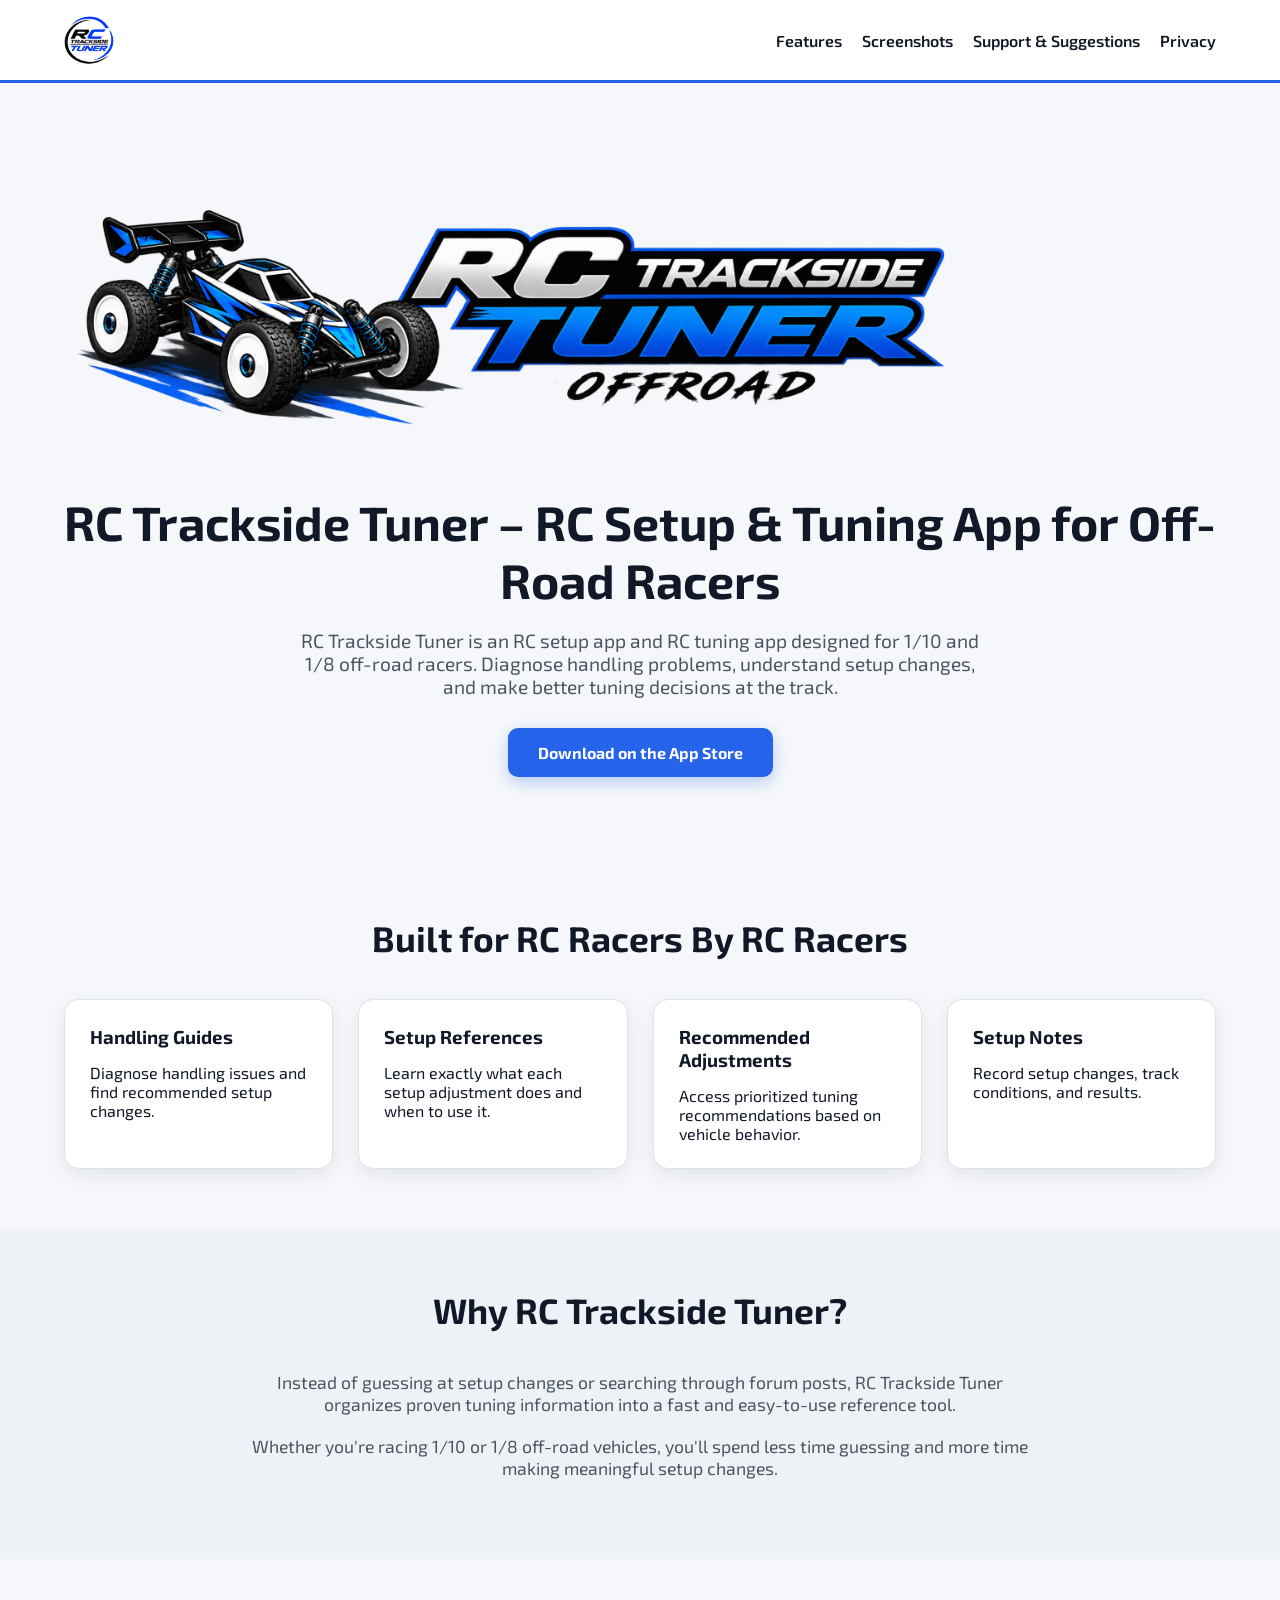
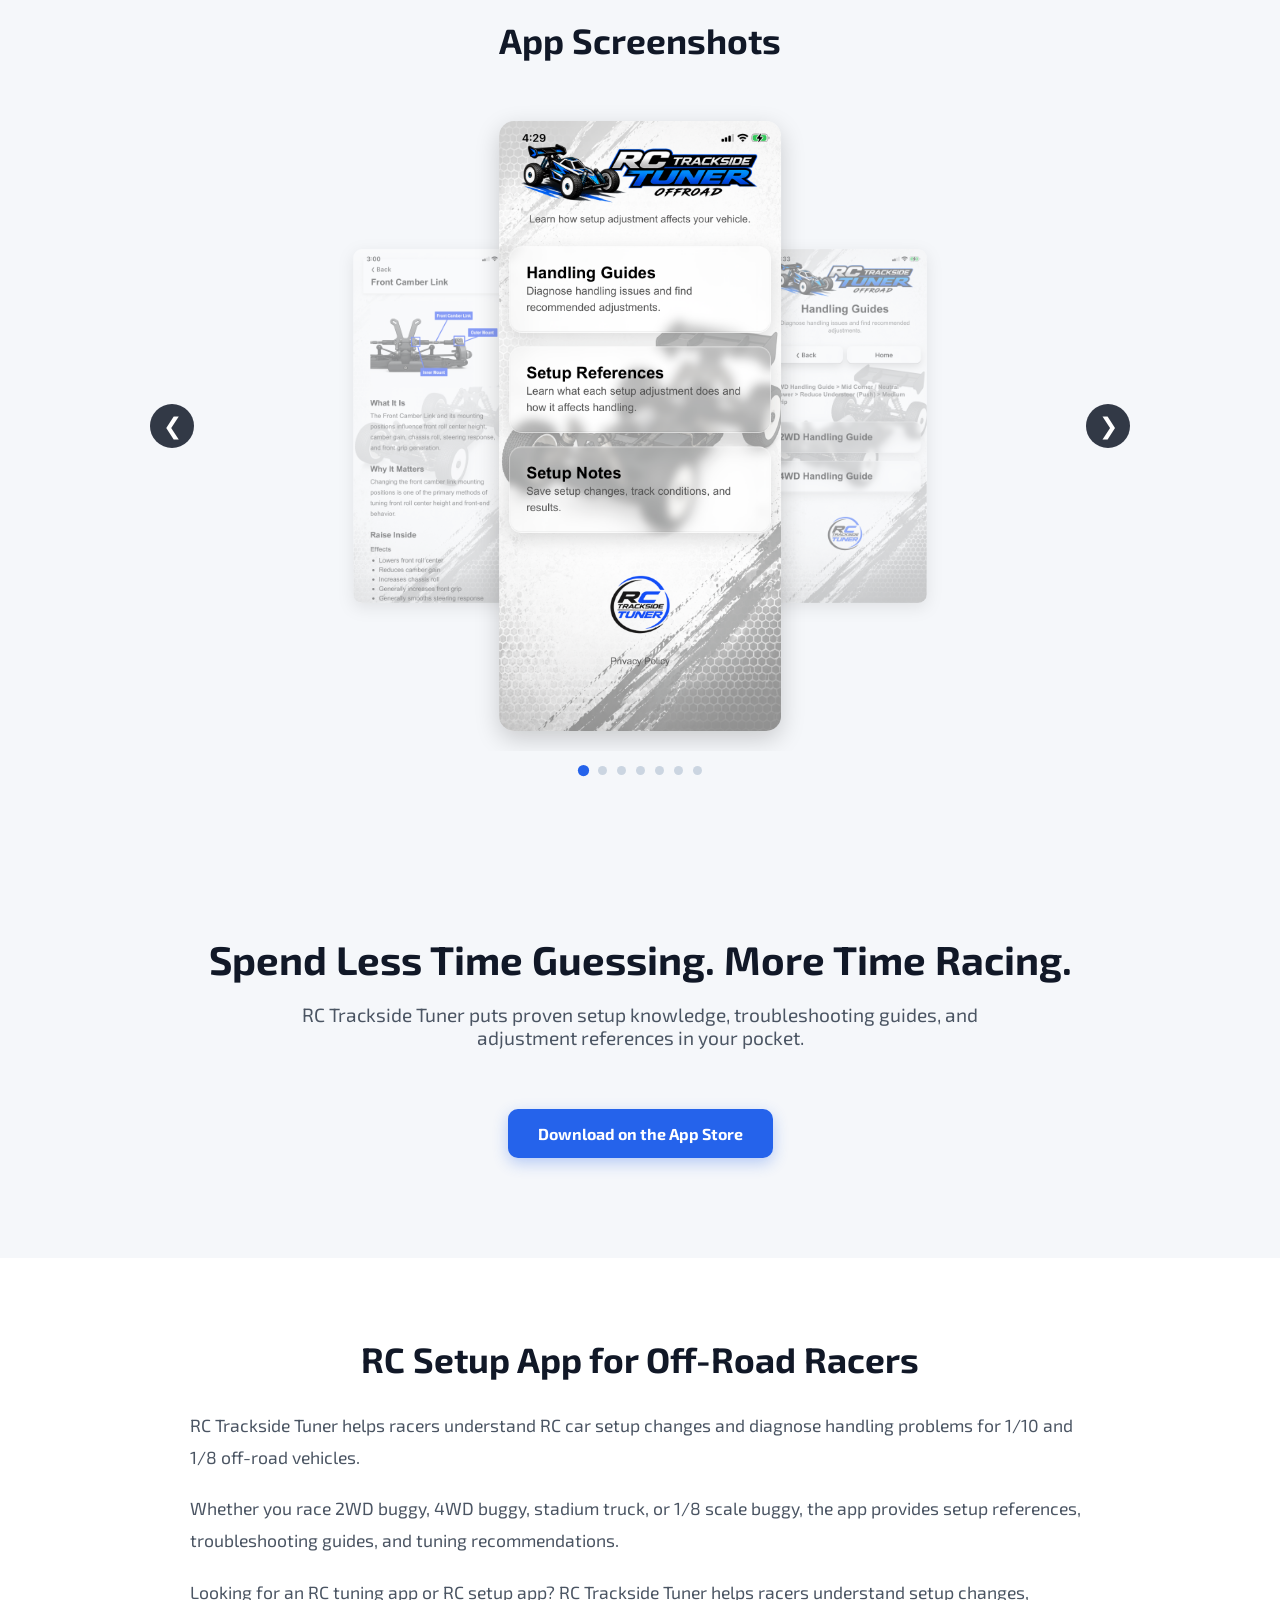
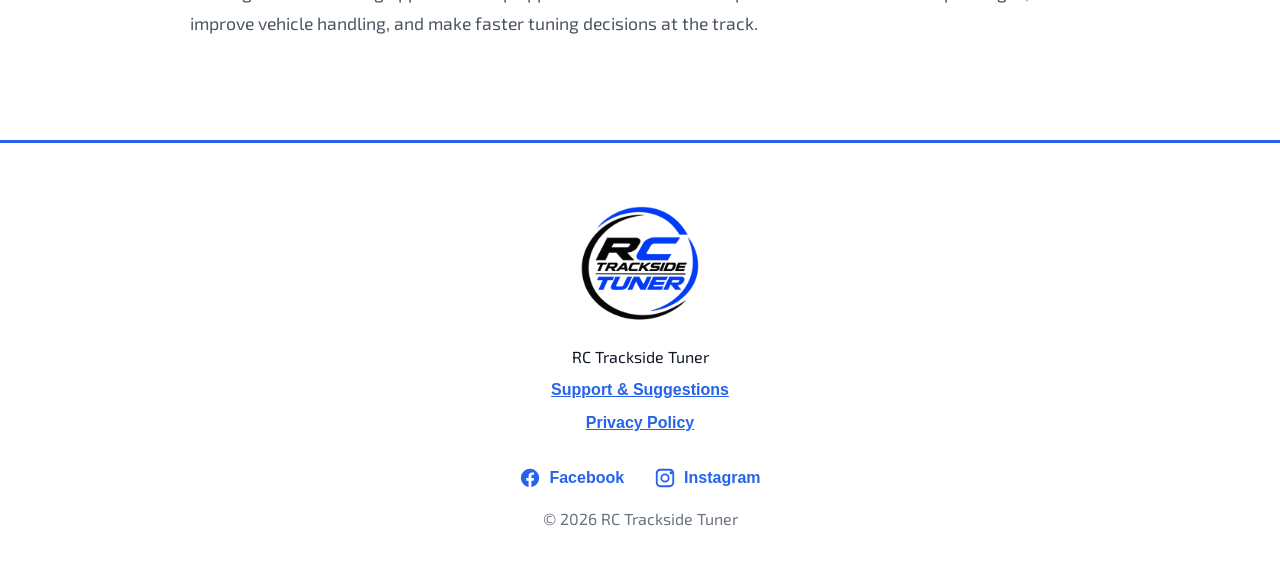
<file: index.html>
<!DOCTYPE html>
<html lang="en">
<head>
<meta charset="UTF-8">
<meta name="viewport" content="width=device-width, initial-scale=1.0">
<meta name="apple-itunes-app" content="app-id=6809012460">

<title>RC Trackside Tuner - RC Setup App & RC Tuning App for Off-Road Racers</title>

<meta name="description"
content="RC Trackside Tuner helps 1/10 and 1/8 off-road RC racers diagnose handling problems, understand setup changes, and make better tuning decisions at the track.">

<meta name="robots" content="index, follow">

<link rel="canonical" href="https://rctracksidetuner.com/">

<link rel="stylesheet" href="style.css">

<link rel="icon" type="image/png" href="images/TTemblem2.png">

<meta property="og:type" content="website">
<meta property="og:title" content="RC Trackside Tuner | RC Setup & Tuning Assistant">
<meta property="og:description"
content="Diagnose RC buggy handling problems, understand setup changes, and make better tuning decisions at the track.">
<meta property="og:url" content="https://rctracksidetuner.com/">
<meta property="og:image" content="https://rctracksidetuner.com/images/TTemblem.png">
<meta property="og:site_name" content="RC Trackside Tuner">

<meta name="twitter:card" content="summary_large_image">
<meta name="twitter:title" content="RC Trackside Tuner | RC Setup & Tuning Assistant">
<meta name="twitter:description"
content="Diagnose RC buggy handling problems, understand setup changes, and make better tuning decisions at the track.">
<meta name="twitter:image" content="https://rctracksidetuner.com/images/TTemblem.png">

<script type="application/ld+json">
{
  "@context": "https://schema.org",
  "@type": "SoftwareApplication",
  "name": "RC Trackside Tuner",
  "applicationCategory": "SportsApplication",
  "operatingSystem": "iOS, Android",
  "description": "A trackside tuning and troubleshooting tool for 1/10 and 1/8 scale off-road RC buggies.",
  "url": "https://rctracksidetuner.com/",
  "downloadUrl": "https://apps.apple.com/us/app/rc-trackside-tuner/id6809012460",
  "image": "https://rctracksidetuner.com/images/TTemblem.png"
}
</script>

</head>

<body>

<nav>
    <div class="container nav-container">
        <a href="index.html" class="nav-brand">
            <img src="images/TTemblem2.png"
                 class="nav-logo"
                 alt="RC Trackside Tuner">
        </a>
        <button class="menu-toggle"
                aria-label="Open navigation menu"
                aria-expanded="false">
            ☰
        </button>
        <div class="nav-links">
            <a href="index.html#features">Features</a>
            <a href="index.html#screenshots">Screenshots</a>
            <a href="support.html">Support & Suggestions</a>
            <a href="privacy.html">Privacy</a>
        </div>
    </div>
</nav>

<header class="hero">

    <div class="container">

        <img
            src="images/TTemblem.png"
            class="hero-logo hero-logo-desktop"
            alt="RC Trackside Tuner logo">

        <img
            src="images/TTemblemmobile.png"
            class="hero-logo hero-logo-mobile"
            alt="RC Trackside Tuner logo">

        <h1>RC Trackside Tuner – RC Setup & Tuning App for Off-Road Racers</h1>

        <p class="hero-text">
            RC Trackside Tuner is an RC setup app and RC tuning app
            designed for 1/10 and 1/8 off-road racers. Diagnose
            handling problems, understand setup changes, and make
            better tuning decisions at the track.
        </p>

        <a href="https://apps.apple.com/us/app/rc-trackside-tuner/id6809012460"
            class="download-btn"
            target="_blank"
            rel="noopener">
                Download on the App Store
        </a>

    </div>

</header>

<section id="features">

    <div class="container">

        <h2>Built for RC Racers By RC Racers</h2>

        <div class="feature-grid">

            <div class="feature-card">
                <h3>Handling Guides</h3>
                <p>
                    Diagnose handling issues and find recommended setup changes.
                </p>
            </div>

            <div class="feature-card">
                <h3>Setup References</h3>
                <p>
                    Learn exactly what each setup adjustment does and when to use it.
                </p>
            </div>

            <div class="feature-card">
                <h3>Recommended Adjustments</h3>
                <p>
                    Access prioritized tuning recommendations based on vehicle behavior.
                </p>
            </div>

            <div class="feature-card">
                <h3>Setup Notes</h3>
                <p>
                    Record setup changes, track conditions, and results.
                </p>
            </div>

        </div>

    </div>

</section>

<section class="why">

    <div class="container">

        <h2>Why RC Trackside Tuner?</h2>

        <p>
            Instead of guessing at setup changes or searching through
            forum posts, RC Trackside Tuner organizes proven tuning
            information into a fast and easy-to-use reference tool.
        </p>

        <p>
            Whether you're racing 1/10 or 1/8 off-road vehicles,
            you'll spend less time guessing and more time making
            meaningful setup changes.
        </p>

    </div>

</section>

<section id="screenshots">

    <div class="container">

        <h2>App Screenshots</h2>

        <div class="screenshot-carousel">

            <button class="carousel-arrow carousel-prev" aria-label="Previous screenshot">
                &#10094;
            </button>

            <div class="carousel-track">

                <div class="screenshot-slide active">
                    <img src="images/home.png" alt="RC Trackside Tuner home screen">
                </div>

                <div class="screenshot-slide">
                    <img src="images/2_4WDsection.png" alt="RC Trackside Tuner handling guide selection">
                </div>

                <div class="screenshot-slide">
                    <img src="images/trackarea.png" alt="RC Trackside Tuner track area selection">
                </div>

                <div class="screenshot-slide">
                    <img src="images/over_understeer.png" alt="RC Trackside Tuner handling recommendations">
                </div>

                <div class="screenshot-slide">
                    <img src="images/setupnotes.png" alt="RC Trackside Tuner setup notes">
                </div>

                <div class="screenshot-slide">
                    <img src="images/setupreferences.png" alt="RC Trackside Tuner setup references">
                </div>

                <div class="screenshot-slide">
                    <img src="images/camberlink.png" alt="RC Trackside Tuner camber link">
                </div>

            </div>

            <button class="carousel-arrow carousel-next" aria-label="Next screenshot">
                &#10095;
            </button>

        </div>

        <div class="carousel-dots">
            <button class="carousel-dot active" aria-label="Show screenshot 1"></button>
            <button class="carousel-dot" aria-label="Show screenshot 2"></button>
            <button class="carousel-dot" aria-label="Show screenshot 3"></button>
            <button class="carousel-dot" aria-label="Show screenshot 4"></button>
            <button class="carousel-dot" aria-label="Show screenshot 5"></button>
            <button class="carousel-dot" aria-label="Show screenshot 6"></button>
            <button class="carousel-dot" aria-label="Show screenshot 7"></button>
        </div>

    </div>

</section>

<section class="cta">

    <div class="container">

        <h2>Spend Less Time Guessing. More Time Racing.</h2>

        <p>
            RC Trackside Tuner puts proven setup knowledge,
            troubleshooting guides, and adjustment references
            in your pocket.
        </p>

       <a href="https://apps.apple.com/us/app/rc-trackside-tuner/id6809012460"
            class="download-btn"
            target="_blank"
            rel="noopener">
                Download on the App Store
        </a>

    </div>

</section>

<section class="seo-content">
    <div class="container">

        <h2>RC Setup App for Off-Road Racers</h2>

        <p>
             RC Trackside Tuner helps racers understand RC car setup changes and diagnose handling problems for 1/10 and 1/8 off-road vehicles.
        </p>

        <p>
             Whether you race 2WD buggy, 4WD buggy, stadium truck, or 1/8 scale buggy, the app provides setup references, troubleshooting guides, and tuning recommendations.
        </p>

        <p>
             Looking for an RC tuning app or RC setup app? RC Trackside Tuner helps racers understand setup changes, improve vehicle handling, and make faster tuning decisions at the track.
        </p>

    </div>
</section>

<footer>

    <img src="images/TTemblem2.png" class="footer-logo">

    <p>RC Trackside Tuner</p>

    <a href="support.html">Support & Suggestions</a>

    <a href="privacy.html">Privacy Policy</a>

    <div class="social-links">

        <a href="https://www.facebook.com/profile.php?id=61595097864533"
        target="_blank"
        rel="noopener"
        aria-label="Follow RC Trackside Tuner on Facebook">

            <svg xmlns="http://www.w3.org/2000/svg"
                viewBox="0 0 24 24"
                fill="currentColor"
                class="social-icon">
                <path d="M22 12a10 10 0 1 0-11.56 9.88v-6.99H7.9V12h2.54V9.8c0-2.5 1.49-3.89 3.77-3.89 1.09 0 2.23.19 2.23.19v2.46h-1.26c-1.24 0-1.63.77-1.63 1.56V12h2.78l-.44 2.89h-2.34v6.99A10 10 0 0 0 22 12z"/>
            </svg>

            Facebook

        </a>

        <a href="https://www.instagram.com/rctracksidetuner/?hl=en"
        target="_blank"
        rel="noopener"
        aria-label="Follow RC Trackside Tuner on Instagram">

            <svg xmlns="http://www.w3.org/2000/svg"
                viewBox="0 0 24 24"
                fill="currentColor"
                class="social-icon">
                <path d="M7 2C4.24 2 2 4.24 2 7v10c0 2.76 2.24 5 5 5h10c2.76 0 5-2.24 5-5V7c0-2.76-2.24-5-5-5H7zm0 2h10c1.66 0 3 1.34 3 3v10c0 1.66-1.34 3-3 3H7c-1.66 0-3-1.34-3-3V7c0-1.66 1.34-3 3-3zm11.5 1a1.5 1.5 0 1 0 0 3 1.5 1.5 0 0 0 0-3zM12 7a5 5 0 1 0 0 10 5 5 0 0 0 0-10zm0 2a3 3 0 1 1 0 6 3 3 0 0 1 0-6z"/>
            </svg>

            Instagram

        </a>

    </div>

    <p class="copyright">
        © 2026 RC Trackside Tuner
    </p>

</footer>

<script>

const slides = document.querySelectorAll(".screenshot-slide");
const dots = document.querySelectorAll(".carousel-dot");
const previousButton = document.querySelector(".carousel-prev");
const nextButton = document.querySelector(".carousel-next");

let currentSlide = 0;

function updateCarousel() {

    slides.forEach((slide, index) => {

        slide.classList.remove("active", "prev", "next");

        if (index === currentSlide) {
            slide.classList.add("active");
        }

        else if (
            index ===
            (currentSlide - 1 + slides.length) % slides.length
        ) {
            slide.classList.add("prev");
        }

        else if (
            index ===
            (currentSlide + 1) % slides.length
        ) {
            slide.classList.add("next");
        }

    });

    dots.forEach((dot, index) => {
        dot.classList.toggle(
            "active",
            index === currentSlide
        );
    });

}

function goToSlide(index) {

    currentSlide =
        (index + slides.length) % slides.length;

    updateCarousel();

}

previousButton.addEventListener("click", () => {

    goToSlide(currentSlide - 1);

});

nextButton.addEventListener("click", () => {

    goToSlide(currentSlide + 1);

});

dots.forEach((dot, index) => {

    dot.addEventListener("click", () => {

        goToSlide(index);

    });

});

/* ==========================================================
   Touch Swipe
========================================================== */

let touchStartX = 0;
let touchEndX = 0;

const carousel = document.querySelector(".carousel-track");

carousel.addEventListener(
    "touchstart",
    (event) => {

        touchStartX =
            event.changedTouches[0].screenX;

    },
    { passive: true }
);

carousel.addEventListener(
    "touchend",
    (event) => {

        touchEndX =
            event.changedTouches[0].screenX;

        const swipeDistance =
            touchEndX - touchStartX;

        if (Math.abs(swipeDistance) < 50) {
            return;
        }

        if (swipeDistance < 0) {
            goToSlide(currentSlide + 1);
        }
        else {
            goToSlide(currentSlide - 1);
        }

    },
    { passive: true }
);

updateCarousel();

</script>

<script>

const menuToggle = document.querySelector(".menu-toggle");
const navLinks = document.querySelector(".nav-links");

menuToggle.addEventListener("click", () => {

    const isOpen = navLinks.classList.toggle("open");

    menuToggle.setAttribute(
        "aria-expanded",
        isOpen
    );

    menuToggle.setAttribute(
        "aria-label",
        isOpen
            ? "Close navigation menu"
            : "Open navigation menu"
    );

});

navLinks.querySelectorAll("a").forEach(link => {

    link.addEventListener("click", () => {

        navLinks.classList.remove("open");

        menuToggle.setAttribute(
            "aria-expanded",
            "false"
        );

        menuToggle.setAttribute(
            "aria-label",
            "Open navigation menu"
        );

    });

});

</script>

</body>
</html>
</file>
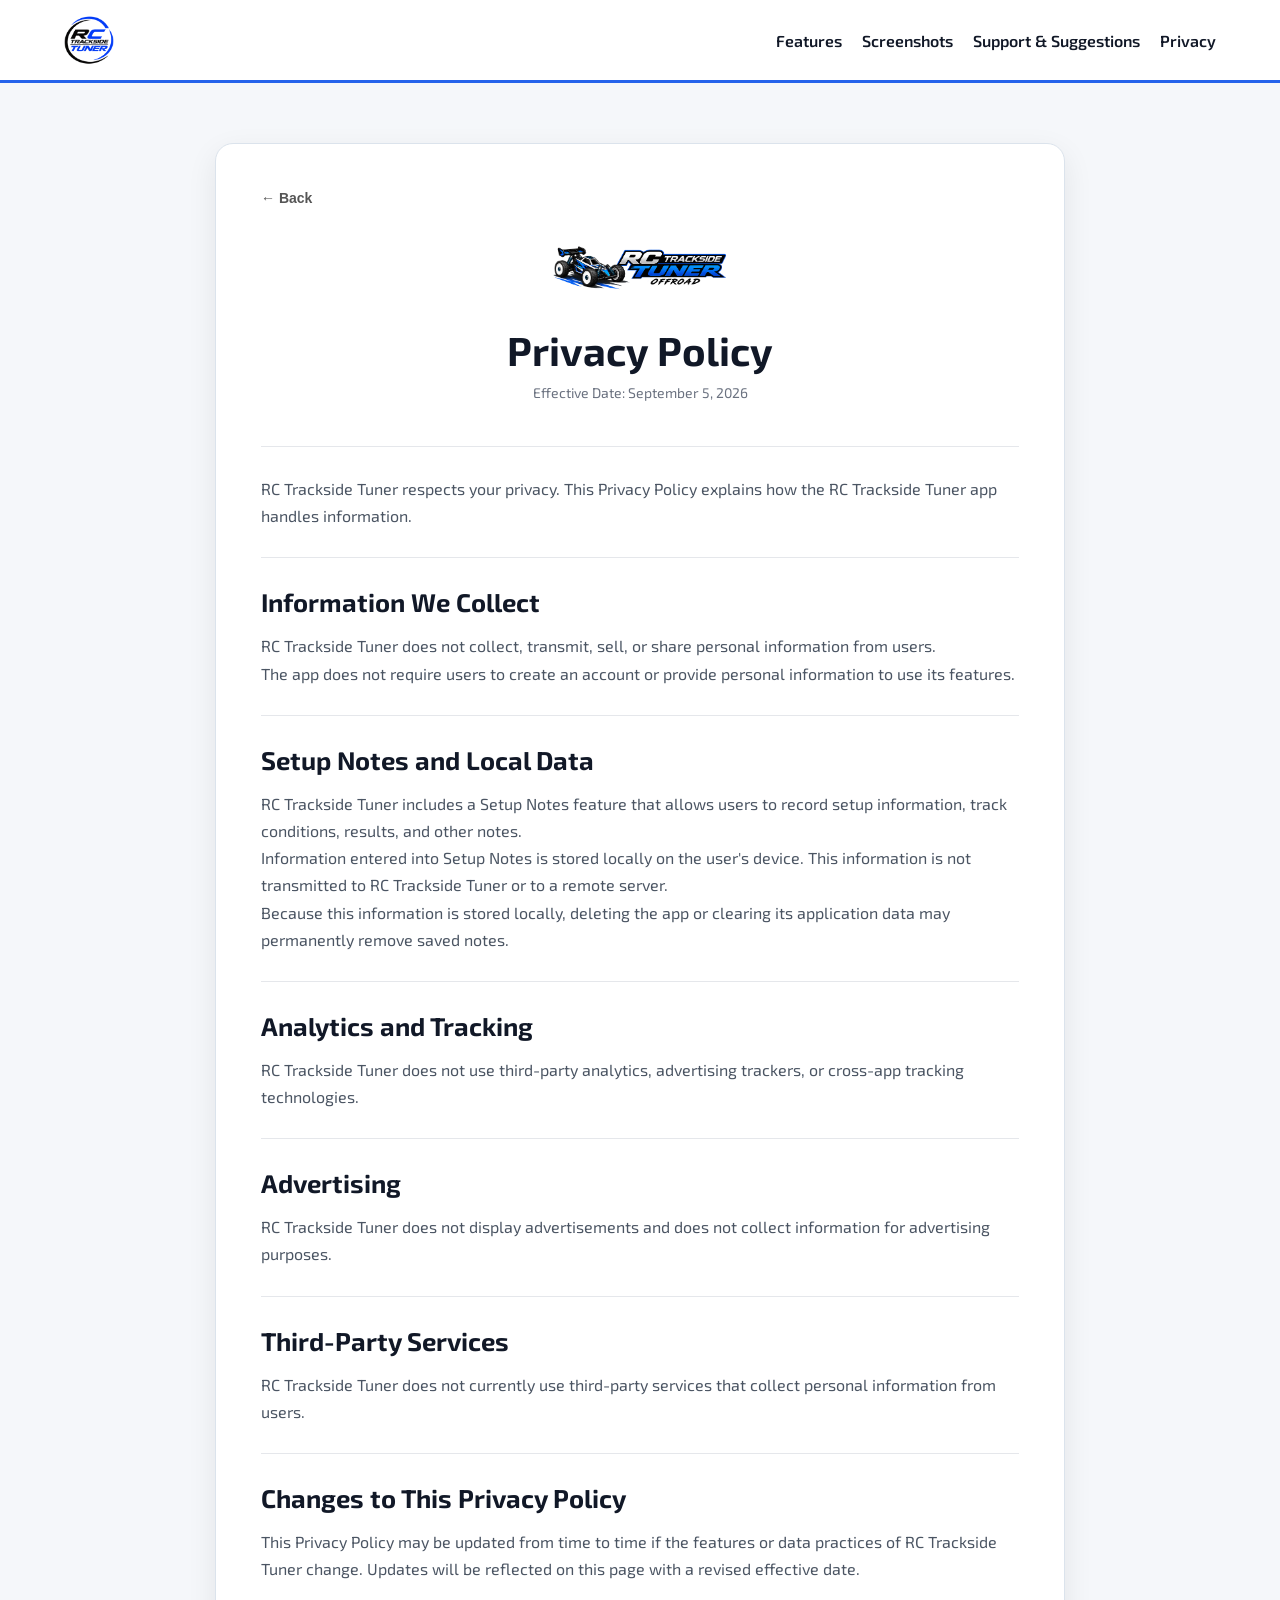
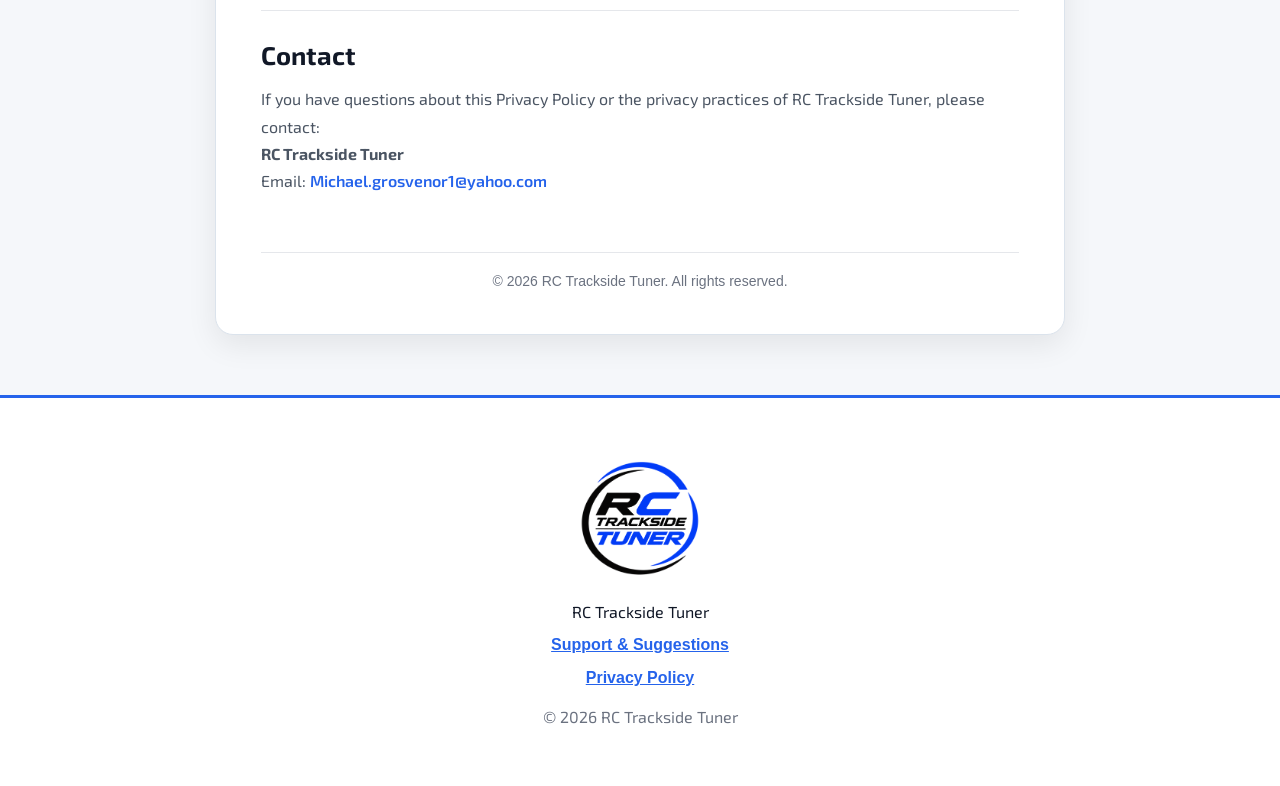
<file: privacy.html>
<!DOCTYPE html>
<html lang="en">

<head>

<meta charset="UTF-8">
<meta name="viewport" content="width=device-width, initial-scale=1.0">

<title>Privacy Policy | RC Trackside Tuner</title>

<meta name="description"
content="Privacy Policy for RC Trackside Tuner.">

<link rel="stylesheet" href="style.css">

</head>


<body>


<nav>

    <div class="container nav-container">

        <a href="index.html" class="nav-brand">

            <img src="images/TTemblem2.png"
                 class="nav-logo"
                 alt="RC Trackside Tuner">

        </a>


        <button class="menu-toggle"
                aria-label="Open navigation menu"
                aria-expanded="false">

            ☰

        </button>


        <div class="nav-links">

            <a href="index.html#features">
                Features
            </a>

            <a href="index.html#screenshots">
                Screenshots
            </a>

            <a href="support.html">
                Support & Suggestions
            </a>

            <a href="privacy.html">
                Privacy
            </a>

        </div>

    </div>

</nav>



<section class="privacy-page">

    <div class="container">

        <div class="privacy-card">


            <div class="privacy-back">

                <a href="index.html">
                    ← Back
                </a>

            </div>


            <div class="privacy-header">

                <img src="images/TTemblem.png"
                     class="privacy-logo"
                     alt="RC Trackside Tuner">


                <h1>
                    Privacy Policy
                </h1>


                <p class="privacy-date">
                    Effective Date: September 5, 2026
                </p>

            </div>



            <div class="privacy-section">

                <p>
                    RC Trackside Tuner respects your privacy. This Privacy
                    Policy explains how the RC Trackside Tuner app handles
                    information.
                </p>

            </div>



            <div class="privacy-section">

                <h2>
                    Information We Collect
                </h2>

                <p>
                    RC Trackside Tuner does not collect, transmit, sell, or
                    share personal information from users.
                </p>

                <p>
                    The app does not require users to create an account or
                    provide personal information to use its features.
                </p>

            </div>



            <div class="privacy-section">

                <h2>
                    Setup Notes and Local Data
                </h2>

                <p>
                    RC Trackside Tuner includes a Setup Notes feature that
                    allows users to record setup information, track
                    conditions, results, and other notes.
                </p>

                <p>
                    Information entered into Setup Notes is stored locally
                    on the user's device. This information is not transmitted
                    to RC Trackside Tuner or to a remote server.
                </p>

                <p>
                    Because this information is stored locally, deleting the
                    app or clearing its application data may permanently
                    remove saved notes.
                </p>

            </div>



            <div class="privacy-section">

                <h2>
                    Analytics and Tracking
                </h2>

                <p>
                    RC Trackside Tuner does not use third-party analytics,
                    advertising trackers, or cross-app tracking technologies.
                </p>

            </div>



            <div class="privacy-section">

                <h2>
                    Advertising
                </h2>

                <p>
                    RC Trackside Tuner does not display advertisements and
                    does not collect information for advertising purposes.
                </p>

            </div>



            <div class="privacy-section">

                <h2>
                    Third-Party Services
                </h2>

                <p>
                    RC Trackside Tuner does not currently use third-party
                    services that collect personal information from users.
                </p>

            </div>

            <div class="privacy-section">

                <h2>
                    Changes to This Privacy Policy
                </h2>

                <p>
                    This Privacy Policy may be updated from time to time if
                    the features or data practices of RC Trackside Tuner
                    change. Updates will be reflected on this page with a
                    revised effective date.
                </p>

            </div>



            <div class="privacy-section">

                <h2>
                    Contact
                </h2>

                <p>
                    If you have questions about this Privacy Policy or the
                    privacy practices of RC Trackside Tuner, please contact:
                </p>

                <p>

                    <strong>
                        RC Trackside Tuner
                    </strong>

                    <br>

                    Email:

                    <a href="mailto:Michael.grosvenor1@yahoo.com">
                        Michael.grosvenor1@yahoo.com
                    </a>

                </p>

            </div>



            <div class="privacy-footer">

                © 2026 RC Trackside Tuner. All rights reserved.

            </div>


        </div>

    </div>

</section>



<footer>

    <img src="images/TTemblem2.png"
         class="footer-logo"
         alt="RC Trackside Tuner">

    <p>
        RC Trackside Tuner
    </p>

    <a href="support.html">
        Support & Suggestions
    </a>

    <a href="privacy.html">
        Privacy Policy
    </a>

    <p class="copyright">
        © 2026 RC Trackside Tuner
    </p>

</footer>



<script>

const menuToggle = document.querySelector(".menu-toggle");
const navLinks = document.querySelector(".nav-links");

menuToggle.addEventListener("click", () => {

    const isOpen =
        navLinks.classList.toggle("open");

    menuToggle.setAttribute(
        "aria-expanded",
        isOpen
    );

    menuToggle.setAttribute(
        "aria-label",
        isOpen
            ? "Close navigation menu"
            : "Open navigation menu"
    );

});


navLinks.querySelectorAll("a").forEach(link => {

    link.addEventListener("click", () => {

        navLinks.classList.remove("open");

        menuToggle.setAttribute(
            "aria-expanded",
            "false"
        );

        menuToggle.setAttribute(
            "aria-label",
            "Open navigation menu"
        );

    });

});

</script>


</body>

</html>
</file>
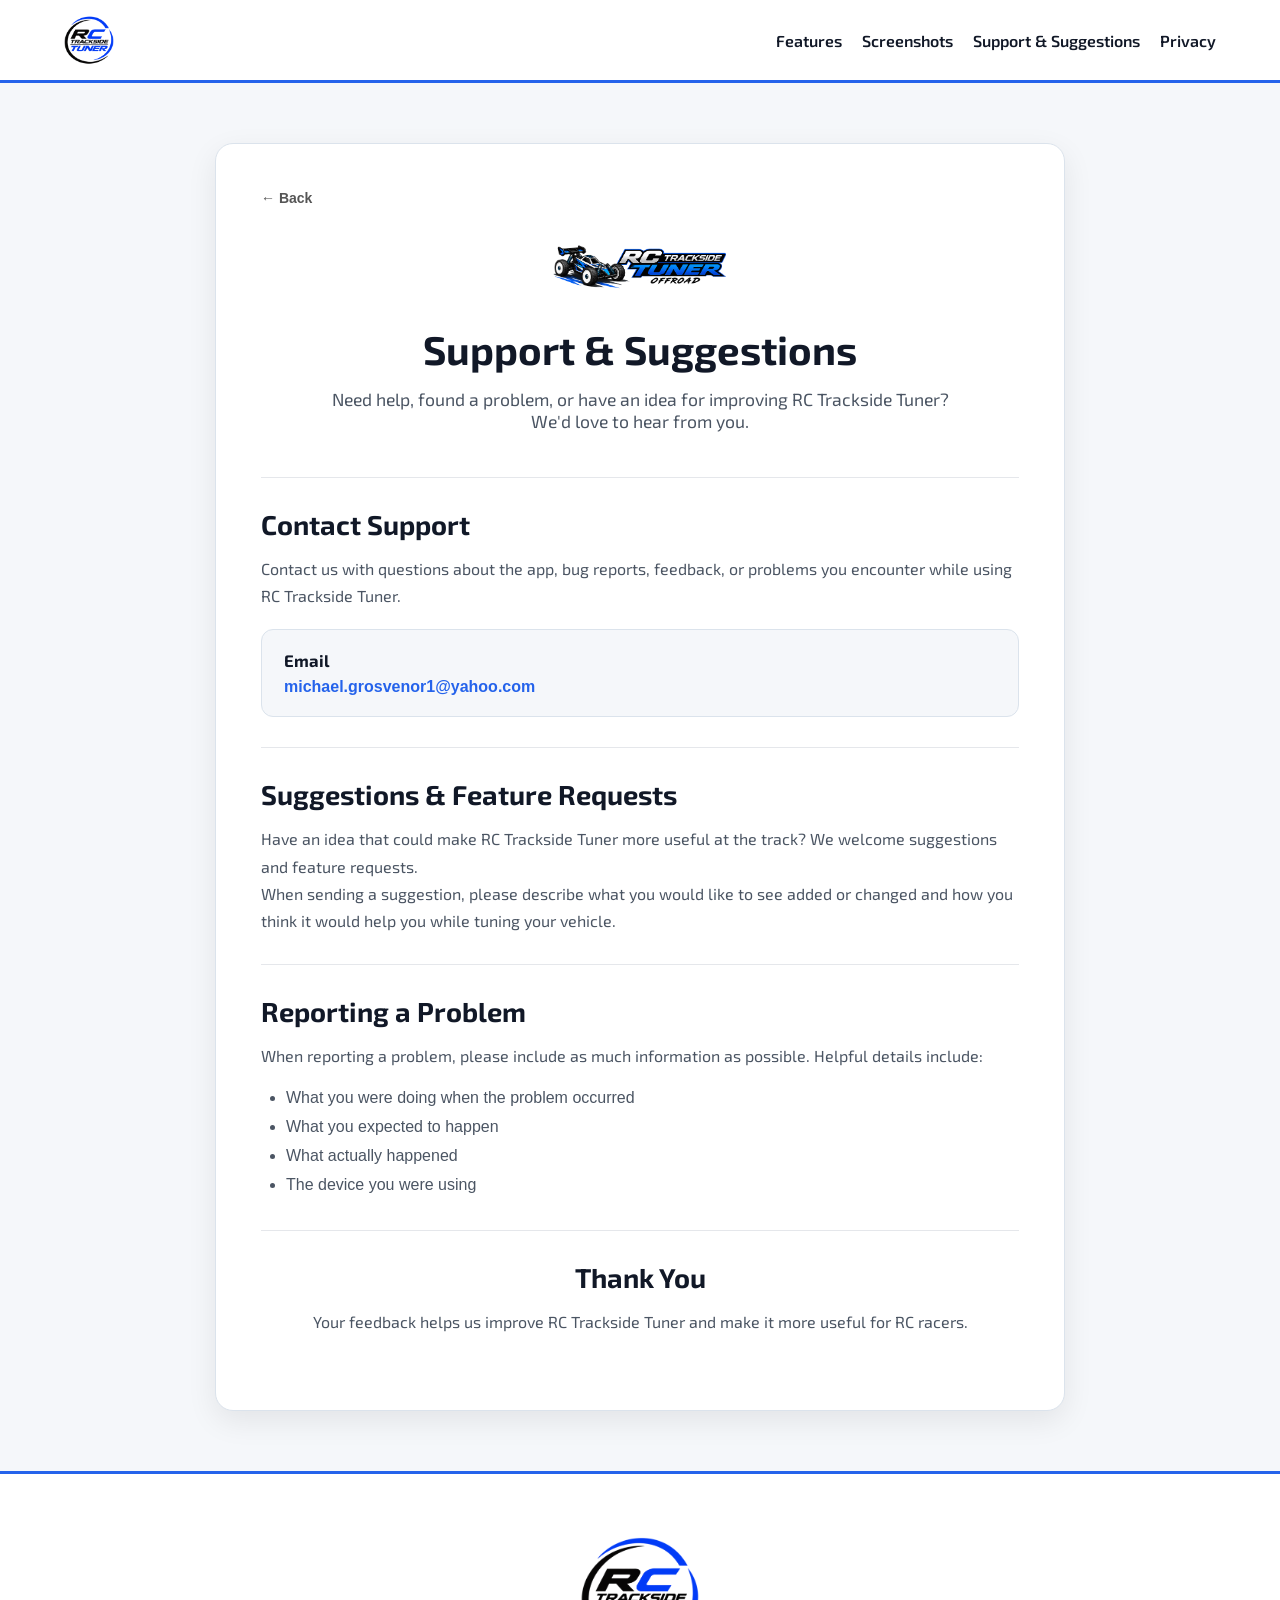
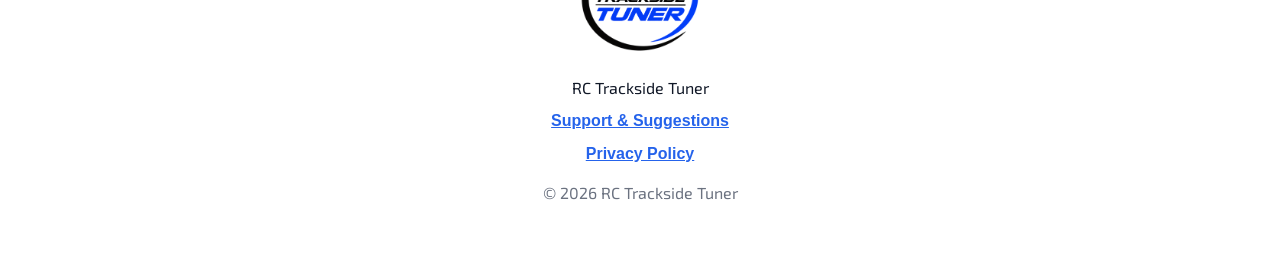
<file: support.html>
<!DOCTYPE html>
<html lang="en">
<head>
<meta charset="UTF-8">
<meta name="viewport" content="width=device-width, initial-scale=1.0">

<title>Support & Suggestions | RC Trackside Tuner</title>

<meta name="description"
content="Get support, report issues, or send suggestions for RC Trackside Tuner.">

<link rel="stylesheet" href="style.css">
</head>

<body>

<nav>
    <div class="container nav-container">
        <a href="index.html" class="nav-brand">
            <img src="images/TTemblem2.png"
                 class="nav-logo"
                 alt="RC Trackside Tuner">
        </a>
        <button class="menu-toggle"
                aria-label="Open navigation menu"
                aria-expanded="false">
            ☰
        </button>
        <div class="nav-links">
            <a href="index.html#features">Features</a>
            <a href="index.html#screenshots">Screenshots</a>
            <a href="support.html">Support & Suggestions</a>
            <a href="privacy.html">Privacy</a>
        </div>
    </div>
</nav>


<section class="support-page">

    <div class="container">

        <div class="support-card">

            <a href="index.html" class="support-back">
                ← Back
            </a>

            <div class="support-header">

                <img src="images/TTemblem.png"
                     class="support-logo"
                     alt="RC Trackside Tuner">

                <h1>Support & Suggestions</h1>

                <p>
                    Need help, found a problem, or have an idea for improving
                    RC Trackside Tuner? We'd love to hear from you.
                </p>

            </div>


            <div class="support-section">

                <h2>Contact Support</h2>

                <p>
                    Contact us with questions about the app, bug reports,
                    feedback, or problems you encounter while using
                    RC Trackside Tuner.
                </p>

                <div class="contact-box">

                    <h3>Email</h3>

                    <a href="mailto:michael.grosvenor1@yahoo.com">
                        michael.grosvenor1@yahoo.com
                    </a>

                </div>

            </div>


            <div class="support-section">

                <h2>Suggestions & Feature Requests</h2>

                <p>
                    Have an idea that could make RC Trackside Tuner more
                    useful at the track? We welcome suggestions and feature
                    requests.
                </p>

                <p>
                    When sending a suggestion, please describe what you would
                    like to see added or changed and how you think it would
                    help you while tuning your vehicle.
                </p>

            </div>


            <div class="support-section">

                <h2>Reporting a Problem</h2>

                <p>
                    When reporting a problem, please include as much
                    information as possible. Helpful details include:
                </p>

                <ul>
                    <li>What you were doing when the problem occurred</li>
                    <li>What you expected to happen</li>
                    <li>What actually happened</li>
                    <li>The device you were using</li>
                </ul>

            </div>


            <div class="support-section support-message">

                <h2>Thank You</h2>

                <p>
                    Your feedback helps us improve RC Trackside Tuner and
                    make it more useful for RC racers.
                </p>

            </div>

        </div>

    </div>

</section>


<footer>

    <img src="images/TTemblem2.png"
         class="footer-logo"
         alt="RC Trackside Tuner">

    <p>RC Trackside Tuner</p>

    <a href="support.html">Support & Suggestions</a>

    <a href="privacy.html">Privacy Policy</a>

    <p class="copyright">
        © 2026 RC Trackside Tuner
    </p>

</footer>

<script>

const menuToggle = document.querySelector(".menu-toggle");
const navLinks = document.querySelector(".nav-links");

menuToggle.addEventListener("click", () => {

    const isOpen = navLinks.classList.toggle("open");

    menuToggle.setAttribute(
        "aria-expanded",
        isOpen
    );

    menuToggle.setAttribute(
        "aria-label",
        isOpen
            ? "Close navigation menu"
            : "Open navigation menu"
    );

});

navLinks.querySelectorAll("a").forEach(link => {

    link.addEventListener("click", () => {

        navLinks.classList.remove("open");

        menuToggle.setAttribute(
            "aria-expanded",
            "false"
        );

        menuToggle.setAttribute(
            "aria-label",
            "Open navigation menu"
        );

    });

});

</script>

</body>
</html>
</file>
<file: style.css>
@font-face {
    font-family: "Exo 2";
    src: url("fonts/Exo2-wght.ttf") format("truetype");
    font-weight: 100 900;
    font-style: normal;
    font-display: swap;
}

*{
margin:0;
padding:0;
box-sizing:border-box;
}

body{
font-family:Arial,sans-serif;
background:#f5f7fa;
color:#111827;
}

h1,
h2,
h3{
font-family:"Exo 2",sans-serif;
font-weight:700;
}

nav a,
.download-btn{
font-family:"Exo 2",sans-serif;
font-weight:600;
}

p{
font-family:"Exo 2",sans-serif;
font-weight:400;
}

.container{
width:90%;
max-width:1200px;
margin:auto;
}

nav{
background:#ffffff;
border-bottom:3px solid #2563eb;
padding:15px 0;
position:sticky;
top:0;
z-index:100;
}

.nav-container{
display:flex;
justify-content:space-between;
align-items:center;
}

.nav-logo{
height:50px;
}

.nav-links a{
color:#111827;
font-weight:600;
margin-left:20px;
text-decoration:none;
}

.hero{
padding:80px 0;
text-align:center;
}

.hero-logo{
max-width:900px;
width:100%;
margin-bottom:30px;
}

.hero-logo-desktop{
    display:block;
}

.hero-logo-mobile{
    display:none !important;
}

.hero h1{
font-size:3rem;
margin-bottom:20px;
}

.hero-text{
max-width:700px;
margin:auto;
font-size:1.2rem;
color:#4b5563;
}

.download-btn{
display:inline-block;
margin-top:30px;
padding:15px 30px;
background:#2563eb;
color:white;
text-decoration:none;
border-radius:10px;
font-weight:bold;
box-shadow:0 5px 15px rgba(37,99,235,.3);
transition:.25s;
}

.download-btn:hover{
background:#1d4ed8;
transform:translateY(-2px);
}

section{
padding:60px 0;
}

section h2{
text-align:center;
margin-bottom:40px;
font-size:2.2rem;
}

.feature-grid{
display:grid;
grid-template-columns:repeat(auto-fit,minmax(250px,1fr));
gap:25px;
}

.feature-card{
background:white;
border:1px solid #dbe3ec;
box-shadow:0 6px 20px rgba(0,0,0,.08);
padding:25px;
border-radius:15px;
}

.feature-card h3{
margin-bottom:15px;
}

.why{
background:#eef2f7;
}

.why p{
max-width:800px;
margin:20px auto;
text-align:center;
font-size:1.1rem;
color:#4b5563;
}

/* ==========================================================
   Screenshot Carousel
========================================================== */

.screenshot-carousel {
    position: relative;
    width: 100%;
    max-width: 1000px;
    height: 650px;
    margin: 0 auto;
    display: flex;
    align-items: center;
    justify-content: center;
    overflow: hidden;
}

.carousel-track {
    position: relative;
    width: 100%;
    height: 100%;
    display: flex;
    align-items: center;
    justify-content: center;
    perspective: 1200px;
    touch-action: pan-y;
}

.screenshot-slide {
    position: absolute;
    left: 50%;
    top: 50%;

    /* The screenshot will never exceed this height */
    height: 610px;
    width: auto;

    transform: translate(-50%, -50%) scale(0.58);
    opacity: 0;

    z-index: 1;

    transition:
        transform 0.4s ease,
        opacity 0.4s ease;

    pointer-events: none;
}

.screenshot-slide img {
    display: block;
    height: 100%;
    width: auto;
    border-radius: 15px;
    box-shadow: 0 8px 25px rgba(0,0,0,.18);
}

.screenshot-slide.active {
    transform: translate(-50%, -50%) scale(1);
    opacity: 1;
    z-index: 3;
}

.screenshot-slide.prev {
    transform: translate(calc(-50% - 205px), -50%) scale(0.58);
    opacity: 0.45;
    z-index: 2;
}

.screenshot-slide.next {
    transform: translate(calc(-50% + 205px), -50%) scale(0.58);
    opacity: 0.45;
    z-index: 2;
}

.carousel-arrow {
    position: absolute;
    top: 50%;
    transform: translateY(-50%);
    z-index: 5;

    width: 44px;
    height: 44px;

    border: none;
    border-radius: 50%;

    background: rgba(17,24,39,.85);
    color: white;

    font-size: 23px;
    line-height: 1;

    cursor: pointer;

    display: flex;
    align-items: center;
    justify-content: center;

    transition:
        background .2s ease,
        transform .2s ease;
}

.carousel-arrow:hover {
    background: rgba(17,24,39,1);
}

.carousel-prev {
    left: 10px;
}

.carousel-next {
    right: 10px;
}

.carousel-dots {
    display: flex;
    justify-content: center;
    align-items: center;
    gap: 10px;
    margin-top: 15px;
}

.carousel-dot {
    width: 9px;
    height: 9px;
    padding: 0;
    border: none;
    border-radius: 50%;
    background: #cbd5e1;
    cursor: pointer;

    transition:
        transform .2s ease,
        background .2s ease;
}

.carousel-dot.active {
    background: #2563eb;
    transform: scale(1.25);
}


/* ==========================================================
   Tablet
========================================================== */

@media (max-width: 900px) {

    .screenshot-carousel {
        height: 620px;
    }

    .screenshot-slide {
        height: 580px;
    }

    .screenshot-slide.prev {
        transform: translate(calc(-50% - 165px), -50%) scale(0.5);
        opacity: 0.3;
    }

    .screenshot-slide.next {
        transform: translate(calc(-50% + 165px), -50%) scale(0.5);
        opacity: 0.3;
    }

}


/* ==========================================================
   Mobile
========================================================== */

@media (max-width: 600px) {

    /* Mobile Hero Logo */

    .hero-logo-desktop{
        display:none !important;
    }

    .hero-logo-mobile{
        display:block !important;
        width:90%;
        max-width:500px;
        margin:0 auto 30px;
    }

    .hero h1{
    font-size: 2rem;
    line-height: 1.15;
    margin-bottom: 15px;
    }

    .hero-text{
        font-size: 1rem;
    }

    .screenshot-carousel {
        height: 550px;
    }

    .screenshot-slide {
        height: min(520px, 115vw);
        max-height: 520px;
    }

    .screenshot-slide.active {
        transform: translate(-50%, -50%) scale(1);
    }

    .screenshot-slide.prev {
        transform: translate(calc(-50% - 105px), -50%) scale(0.42);
        opacity: 0.22;
    }

    .screenshot-slide.next {
        transform: translate(calc(-50% + 105px), -50%) scale(0.42);
        opacity: 0.22;
    }

    .carousel-arrow {
        width: 38px;
        height: 38px;
        font-size: 19px;
    }

    .carousel-prev {
        left: 4px;
    }

    .carousel-next {
        right: 4px;
    }

}


/* ==========================================================
   Small Phones
========================================================== */

@media (max-width: 420px) {

     /* Mobile Hero Logo */

    .hero-logo-desktop{
        display:none !important;
    }

    .hero-logo-mobile{
        display:block !important;
        width:90%;
        max-width:500px;
        margin:0 auto 30px;
    }

    .hero h1{
    font-size: 1.6rem;
    line-height: 1.15;
    }

    .screenshot-carousel {
        height: 500px;
    }

    .screenshot-slide {
        height: min(470px, 115vw);
    }

    .screenshot-slide.prev {
        transform: translate(calc(-50% - 85px), -50%) scale(0.36);
        opacity: 0.15;
    }

    .screenshot-slide.next {
        transform: translate(calc(-50% + 85px), -50%) scale(0.36);
        opacity: 0.15;
    }

}

.audience ul{
max-width:500px;
margin:auto;
font-size:1.2rem;
line-height:2;
}

footer{
background:white;
border-top:3px solid #2563eb;
padding:60px 20px;
text-align:center;
}

.footer-logo{
width:120px;
margin-bottom:20px;
}

footer a{
color:#2563eb;
font-weight:600;
display:block;
margin-top:15px;
}

.social-links{
    margin-top:20px;
    display:flex;
    justify-content:center;
    align-items:center;
    gap:30px;
    flex-wrap:wrap;
}

.social-links a{
    display:flex;
    align-items:center;
    gap:8px;
    color:#2563eb;
    font-weight:600;
    text-decoration:none;
    transition:.2s;
}

.social-links a:hover{
    color:#1d4ed8;
    transform:translateY(-2px);
}

.social-icon{
    width:22px;
    height:22px;
}

.copyright{
margin-top:20px;
color:#6b7280;
}

.cta{
    padding:100px 20px;
    text-align:center;
}

.cta h2{
    font-size:2.5rem;
    margin-bottom:20px;
}

.cta p{
    max-width:700px;
    margin:0 auto 30px;
    font-size:1.2rem;
    color:#4b5563;
}

/* ==========================================================
   Support & Suggestions Page
========================================================== */

.support-page {
    padding: 60px 0;
}

.support-card {
    max-width: 850px;
    margin: 0 auto;
    background: #ffffff;
    border: 1px solid #dbe3ec;
    border-radius: 18px;
    box-shadow: 0 10px 30px rgba(0,0,0,.08);
    padding: 45px;
}

.support-back {
    display: inline-block;
    margin-bottom: 30px;
    color: #555;
    font-size: 14px;
    font-weight: 600;
    text-decoration: none;
}

.support-back:hover {
    color: #2563eb;
    text-decoration: underline;
}

.support-header {
    text-align: center;
    margin-bottom: 45px;
}

.support-logo {
    width: 180px;
    max-width: 70%;
    height: auto;
    margin-bottom: 25px;
}

.support-header h1 {
    font-size: 2.5rem;
    margin-bottom: 15px;
}

.support-header p {
    max-width: 650px;
    margin: 0 auto;
    color: #4b5563;
    font-size: 1.1rem;
}

.support-section {
    padding: 30px 0;
    border-top: 1px solid #e5e7eb;
}

.support-section:first-of-type {
    border-top: none;
}

.support-section h2 {
    text-align: left;
    margin-bottom: 15px;
    font-size: 1.7rem;
}

.support-section h3 {
    margin-bottom: 8px;
    font-size: 1.05rem;
}

.support-section p {
    color: #4b5563;
    line-height: 1.7;
}

.contact-box {
    margin-top: 20px;
    padding: 20px 22px;
    background: #f5f7fa;
    border: 1px solid #dbe3ec;
    border-radius: 12px;
}

.contact-box a {
    color: #2563eb;
    font-weight: 600;
    text-decoration: none;
}

.contact-box a:hover {
    text-decoration: underline;
}

.support-section ul {
    max-width: 650px;
    margin: 15px 0 0 25px;
    color: #4b5563;
    line-height: 1.8;
}

.support-message {
    text-align: center;
}

.support-message h2 {
    text-align: center;
}


/* ==========================================================
   Mobile Support Page
========================================================== */

@media (max-width: 600px) {

    .support-page {
        padding: 35px 0;
    }

    .support-card {
        padding: 30px 22px;
        border-radius: 14px;
    }

    .support-header {
        margin-bottom: 30px;
    }

    .support-logo {
        width: 150px;
    }

    .support-header h1 {
        font-size: 2rem;
    }

    .support-header p {
        font-size: 1rem;
    }

    .support-section {
        padding: 25px 0;
    }

    .support-section h2 {
        font-size: 1.45rem;
    }

}

/* ==========================================================
   Responsive Navigation
========================================================== */

.nav-brand {
    display: flex;
    align-items: center;
}

.menu-toggle {
    display: none;
    border: none;
    background: none;
    color: #111827;
    font-size: 30px;
    line-height: 1;
    cursor: pointer;
    padding: 5px;
}

.nav-links {
    display: flex;
    align-items: center;
}

.nav-links a {
    color: #111827;
    font-weight: 600;
    margin-left: 20px;
    text-decoration: none;
}

.nav-links a:hover {
    color: #2563eb;
}


/* ==========================================================
   Mobile Navigation
========================================================== */

@media (max-width: 700px) {

    nav {
        position: sticky;
    }

    .nav-container {
        position: relative;
    }

    .menu-toggle {
        display: block;
    }

    .nav-links {
        position: absolute;
        top: calc(100% + 3px);
        left: 0;
        right: 0;

        display: none;
        flex-direction: column;

        background: #ffffff;
        border-bottom: 1px solid #dbe3ec;
        box-shadow: 0 8px 20px rgba(0,0,0,.08);

        padding: 10px 0;
    }

    .nav-links.open {
        display: flex;
    }

    .nav-links a {
        width: 100%;
        margin: 0;
        padding: 14px 20px;
        text-align: left;
    }

    .nav-links a:hover {
        background: #f5f7fa;
    }

}

/* ==========================================================
   Privacy Policy Page
========================================================== */

.privacy-page {
    padding: 60px 0;
}

.privacy-card {
    max-width: 850px;
    margin: 0 auto;
    background: #ffffff;
    border: 1px solid #dbe3ec;
    border-radius: 18px;
    box-shadow: 0 10px 30px rgba(0,0,0,.08);
    padding: 45px;
}

.privacy-back {
    margin-bottom: 30px;
}

.privacy-back a {
    color: #555;
    font-size: 14px;
    font-weight: 600;
    text-decoration: none;
}

.privacy-back a:hover {
    color: #2563eb;
    text-decoration: underline;
}

.privacy-header {
    text-align: center;
    margin-bottom: 45px;
}

.privacy-logo {
    width: 180px;
    max-width: 70%;
    height: auto;
    margin-bottom: 25px;
}

.privacy-header h1 {
    margin-bottom: 10px;
    font-size: 2.5rem;
}

.privacy-date {
    color: #6b7280;
    font-size: 14px;
}

.privacy-section {
    padding: 28px 0;
    border-top: 1px solid #e5e7eb;
}

.privacy-section:first-of-type {
    border-top: none;
}

.privacy-section h2 {
    text-align: left;
    margin-bottom: 15px;
    font-size: 1.6rem;
}

.privacy-section p {
    color: #4b5563;
    line-height: 1.7;
}

.privacy-section a {
    color: #2563eb;
    font-weight: 600;
    text-decoration: none;
}

.privacy-section a:hover {
    text-decoration: underline;
}

.privacy-footer {
    margin-top: 30px;
    padding-top: 20px;
    border-top: 1px solid #e5e7eb;
    text-align: center;
    color: #6b7280;
    font-size: 14px;
}


/* ==========================================================
   Mobile Privacy Page
========================================================== */

@media (max-width: 600px) {

    .privacy-page {
        padding: 35px 0;
    }

    .privacy-card {
        padding: 30px 22px;
        border-radius: 14px;
    }

    .privacy-header {
        margin-bottom: 30px;
    }

    .privacy-logo {
        width: 150px;
    }

    .privacy-header h1 {
        font-size: 2rem;
    }

    .privacy-section {
        padding: 24px 0;
    }

    .privacy-section h2 {
        font-size: 1.4rem;
    }

}

/* ==========================================
   SEO Content Section
========================================== */

.seo-content {
    background: #ffffff;
    padding: 80px 0;
}

.seo-content .container {
    max-width: 900px;
    margin: 0 auto;
}

.seo-content h2 {
    text-align: center;
    margin-bottom: 30px;
}

.seo-content p {
    margin-bottom: 20px;
    font-size: 1.1rem;
    line-height: 1.8;
    color: #4b5563;
}

@media (max-width: 768px) {

    .seo-content {
        padding: 60px 20px;
    }

    .seo-content p {
        font-size: 1rem;
    }

}
</file>
